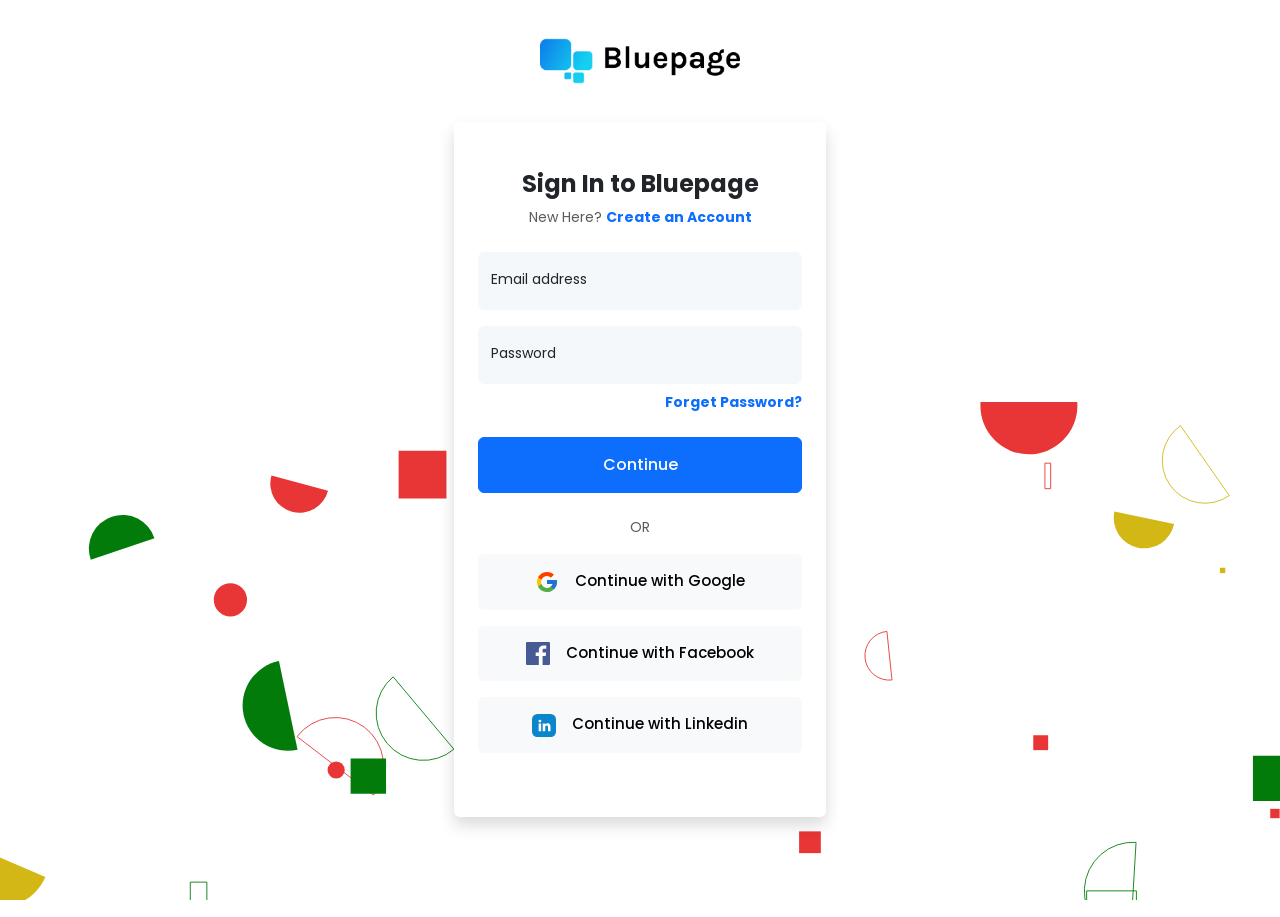
<file: index copy.html>
<!DOCTYPE html>
<html lang="en">
<head>
    <meta charset="UTF-8">
    <meta http-equiv="X-UA-Compatible" content="IE=edge">
    <meta name="viewport" content="width=device-width, initial-scale=1.0">
    <title>Responsive Login Form Using Bootstrap 5</title>
	<!-- Bootstrap 5 CDN Link -->
	<link href="https://cdn.jsdelivr.net/npm/bootstrap@5.0.2/dist/css/bootstrap.min.css" rel="stylesheet">

	<!-- Custom CSS Link -->
	<link rel="stylesheet" href="style.css">
</head>
<body>
    <section class="wrapper">
		<div class="container">
			<div class="col-sm-8 offset-sm-2 col-lg-6 offset-lg-3 col-xl-4 offset-xl-4 text-center">
				<div class="logo">
					<img src="img/cover.png" class="img-fluid" alt="Logo">
				</div>
				<form class="rounded bg-white shadow py-5 px-4">
					<h3 class="text-dark fw-bolder fs-4 mb-2">Sign In to Bluepage</h3>
					<div class="fw-normal text-muted mb-4"> New Here?
						<a href="#" class="text-primary fw-bold text-decoration-none">Create an Account</a>
					</div>
					<div class="form-floating mb-3">
						<input type="email" class="form-control" id="floatingInput" placeholder="name@example.com">
						<label for="floatingInput">Email address</label>
					</div>
					<div class="form-floating">
						<input type="password" class="form-control" id="floatingPassword" placeholder="Password">
						<label for="floatingPassword">Password</label>
					</div>
					<div class="mt-2 text-end">
						<a href="#" class="text-primary fw-bold text-decoration-none">Forget Password?</a>
					</div>
					<button type="submit" class="btn btn-primary submit_btn w-100 my-4">Continue</button>
					<div class="text-center text-muted text-uppercase mb-3">or</div>
					<a href="#" class="btn btn-light login_with w-100 mb-3">
						<img alt="Logo" src="img/icons8-google.svg" class="img-fluid me-3">Continue with Google
					</a>
					<a href="#" class="btn btn-light login_with w-100 mb-3">
						<img alt="Logo" src="img/facebook.svg" class="img-fluid me-3">Continue with Facebook
					</a>
					<a href="#" class="btn btn-light login_with w-100 mb-3">
						<img alt="Logo" src="img/linkedin (1).svg" class="img-fluid me-3">Continue with Linkedin
					</a>
				</form>
			</div>
		</div>
	</section>
    
</body>
</html>
</file>
<file: style.css>
/* Google Poppins Font CDN Link */
@import url('https://fonts.googleapis.com/css2?family=Poppins:wght@300;400;500;600;700;800;900&display=swap');

*{
    margin:0;
    padding:0;
    box-sizing: border-box;
}

/* Variables */
:root{
    --primary-font-family: 'Poppins', sans-serif;
    --light-white:#f5f8fa;
    --gray:#5e6278;
    --gray-1:#e3e3e3;
}
body{
    font-family:var(--primary-font-family);
    font-size: 14px;
} 

/* Main CSS */ 
.wrapper{
    padding:0 0 100px;
    background-image:url('img/Colored\ Shapes.svg');
    background-repeat: no-repeat;
    background-position: bottom center;
    background-attachment: fixed;
    background-size:contain;
    min-height: 100%;
}
.wrapper .logo img{
    max-width:80%;
}
.wrapper input{
    background-color: var(--light-white);
    border-color: var(--light-white);
    color: var(--gray); 
}
.wrapper input:focus{ 
    box-shadow: none;
}
.wrapper .submit_btn{
    padding:15px;
    font-weight: 500;
}
.wrapper .login_with{
    padding:15px;
    font-size: 15px;
    font-weight: 500;
    transition:0.3s ease-in-out;
}
.wrapper .submit_btn:focus,
.wrapper .login_with:focus{
    box-shadow: none;
}
.wrapper .login_with:hover{
    background-color:var(--gray-1);
    border-color:var(--gray-1);
}
.wrapper .login_with img{
    max-width: 8%;
}
</file>
